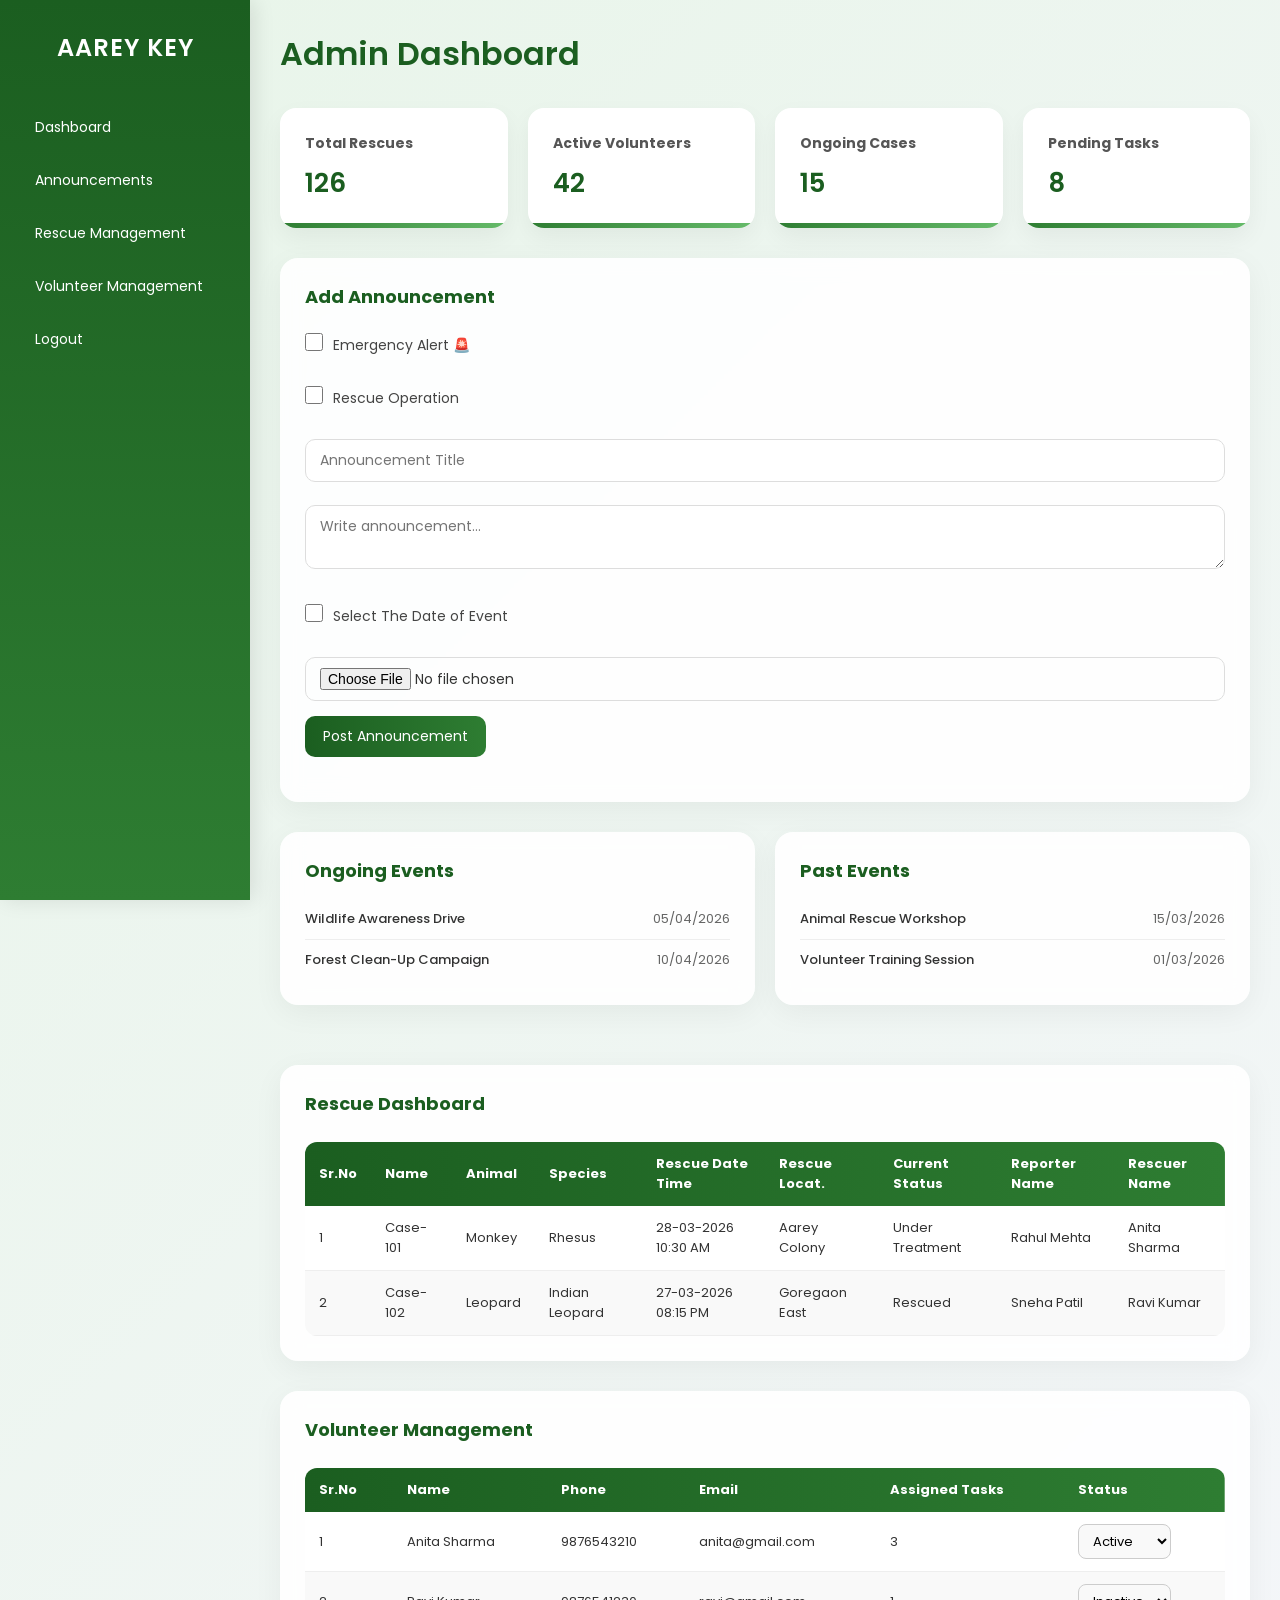
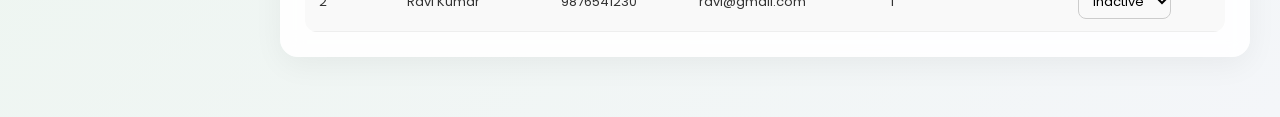
<file: admin.html>
<!DOCTYPE html>
<html lang="en">
<head>
  <meta charset="UTF-8">
  <title>Admin Dashboard | AAREY KEY</title>
  <link rel="stylesheet" href="admin.css">
  <meta name="viewport" content="width=device-width, initial-scale=1.0">

  <!-- Smooth Scroll -->
  <style>
    html {
      scroll-behavior: smooth;
    }
  </style>
</head>
<body>

<!-- ================= SIDEBAR ================= -->
<div class="sidebar">
  <h2>AAREY KEY</h2>

  <a href="#dashboard">Dashboard</a>
  <a href="#announcements">Announcements</a>
  <a href="#rescue">Rescue Management</a>
  <a href="#volunteers">Volunteer Management</a>
  <a href="login.html">Logout</a>
</div>

<!-- ================= MAIN CONTENT ================= -->
<div class="main">

  <!-- ===== TOP BAR ===== -->
  <div class="top-bar">
    <h1>Admin Dashboard</h1>
  </div>

  <!-- ===== DASHBOARD CARDS ===== -->
  <div id="dashboard" class="cards">
    <div class="card">
      <h3>Total Rescues</h3>
      <p>126</p>
    </div>

    <div class="card">
      <h3>Active Volunteers</h3>
      <p>42</p>
    </div>

    <div class="card">
      <h3>Ongoing Cases</h3>
      <p>15</p>
    </div>

    <div class="card">
      <h3>Pending Tasks</h3>
      <p>8</p>
    </div>
  </div>

<!-- ===== ANNOUNCEMENTS ===== -->
<div id="announcements" class="section">
  <h2>Add Announcement</h2>
   <!-- ===== TYPE OPTIONS ===== -->

<label class="event-checkbox">
  <input type="checkbox" id="isEmergency"> Emergency Alert 🚨
</label>

<label class="event-checkbox">
  <input type="checkbox" id="isRescue"> Rescue Operation
</label>

<!-- ===== RESCUE FIELDS ===== -->

<div id="rescueFields" style="display:none;" class="rescue-box">

  <div class="rescue-grid">

    <input type="text" id="rescueLocation" placeholder="Rescue Location">
    <input type="text" id="rescueAnimal" placeholder="Rescue Animal">
    <input type="number" id="rescuePeople" placeholder="People Required">

  </div>

</div>

  <input type="text" id="announcementTitle" placeholder="Announcement Title">
  <textarea id="announcementText" placeholder="Write announcement..."></textarea>
  <label class="event-checkbox">
  <input type="checkbox" id="isEvent"> Select The Date of Event
  </label>

  <input type="date" id="eventDate" style="display:none">
  <input type="file" id="announcementImage" accept="image/*">
  <button class="btn-primary" onclick="postAnnouncement()">Post Announcement</button>

  <div id="announcementList" class="announcement-list"></div>

</div>

 <!-- ===== ONGOING EVENTS ===== -->
<div class="events-wrapper">

  <div class="section event-box">
    <h2>Ongoing Events</h2>

    <div class="event-item">
      <span class="event-name">Wildlife Awareness Drive</span>
      <span class="event-date">05/04/2026</span>
    </div>

    <div class="event-item">
      <span class="event-name">Forest Clean-Up Campaign</span>
      <span class="event-date">10/04/2026</span>
    </div>
  </div>

  <!-- ===== PAST EVENTS ===== -->
  <div class="section event-box">
    <h2>Past Events</h2>

    <div class="event-item">
      <span class="event-name">Animal Rescue Workshop</span>
      <span class="event-date">15/03/2026</span>
    </div>

    <div class="event-item">
      <span class="event-name">Volunteer Training Session</span>
      <span class="event-date">01/03/2026</span>
    </div>
  </div>

</div>

  <!-- ===== RESCUE MANAGEMENT ===== -->
  <div id="rescue" class="section">
    <h2>Rescue Dashboard</h2>

    <div class="table-container">
      <table>
        <thead>
          <tr>
            <th>Sr.No</th>
            <th>Name</th>
            <th>Animal</th>
            <th>Species</th>
            <th>Rescue Date Time</th>
            <th>Rescue Locat.</th>
            <th>Current Status</th>
            <th>Reporter Name</th>
            <th>Rescuer Name</th>
          </tr>
        </thead>

        <tbody>
          <tr>
            <td>1</td>
            <td>Case-101</td>
            <td>Monkey</td>
            <td>Rhesus</td>
            <td>28-03-2026 10:30 AM</td>
            <td>Aarey Colony</td>
            <td>Under Treatment</td>
            <td>Rahul Mehta</td>
            <td>Anita Sharma</td>
          </tr>

          <tr>
            <td>2</td>
            <td>Case-102</td>
            <td>Leopard</td>
            <td>Indian Leopard</td>
            <td>27-03-2026 08:15 PM</td>
            <td>Goregaon East</td>
            <td>Rescued</td>
            <td>Sneha Patil</td>
            <td>Ravi Kumar</td>
          </tr>
        </tbody>
      </table>
    </div>
  </div>

  <!-- ===== VOLUNTEER MANAGEMENT ===== -->
  <div id="volunteers" class="section">
    <h2>Volunteer Management</h2>

    <div class="table-container">
      <table>
        <thead>
          <tr>
            <th>Sr.No</th>
            <th>Name</th>
            <th>Phone</th>
            <th>Email</th>
            <th>Assigned Tasks</th>
            <th>Status</th>
          </tr>
        </thead>

        <tbody>
          <tr>
            <td>1</td>
            <td>Anita Sharma</td>
            <td>9876543210</td>
            <td>anita@gmail.com</td>
            <td>3</td>
            <td>
            <select class="status-dropdown">
           <option value="active" selected>Active</option>
             <option value="inactive">Inactive</option>
           </select>
            </td>
          </tr>

          <tr>
            <td>2</td>
            <td>Ravi Kumar</td>
            <td>9876541230</td>
            <td>ravi@gmail.com</td>
            <td>1</td>
            <td>
           <select class="status-dropdown">
           <option value="active">Active</option>
           <option value="inactive" selected>Inactive</option>
          </select>
          </td>
          </tr>
        </tbody>
      </table>
    </div>
  </div>

</div>

<script>

/* ===== TOGGLES ===== */

// Event date toggle
document.getElementById("isEvent").addEventListener("change", function(){
  document.getElementById("eventDate").style.display = this.checked ? "block" : "none";
});

// Rescue fields toggle
document.getElementById("isRescue").addEventListener("change", function(){
  document.getElementById("rescueFields").style.display = this.checked ? "block" : "none";
});


/* ===== POST ANNOUNCEMENT ===== */
function postAnnouncement(){

  const title = document.getElementById("announcementTitle").value;
  const text = document.getElementById("announcementText").value;

  const isEvent = document.getElementById("isEvent").checked;
  const eventDate = document.getElementById("eventDate").value;

  const isEmergency = document.getElementById("isEmergency").checked;
  const isRescue = document.getElementById("isRescue").checked;

  const rescueLocation = document.getElementById("rescueLocation").value;
  const rescueAnimal = document.getElementById("rescueAnimal").value;
  const rescuePeople = document.getElementById("rescuePeople").value;

  const imageInput = document.getElementById("announcementImage");

  if(title === "" || text === ""){
    alert("Please enter announcement details");   // show alert
    return;
  }

  const file = imageInput.files[0]; //Get selected file (if any)

  if(file){
    const reader = new FileReader();  //Create FileReader to read image
    reader.onload = function(e){
      saveAnnouncement(e.target.result);  //Save announcement with image data 
    };
    reader.readAsDataURL(file); // If no image, save with null
  } else {
    saveAnnouncement(null);
  }


  function saveAnnouncement(imageData){

    const announcement = {
      id: Date.now(),
      title,
      text,
      isEvent,
      eventDate,
      image: imageData,
      isEmergency,
      isRescue,
      rescueLocation,
      rescueAnimal,
      rescuePeople
    };

    let announcements = JSON.parse(localStorage.getItem("announcements")) || [];    // Get existing announcements from localStorage

    announcements.unshift(announcement); // Add new announcement at the beginning

    localStorage.setItem("announcements", JSON.stringify(announcements)); // Save updated announcements back to localStorage

    displayAnnouncements();

    /* RESET */
    document.getElementById("announcementTitle").value = "";
    document.getElementById("announcementText").value = "";
    document.getElementById("eventDate").value = "";
    document.getElementById("announcementImage").value = "";

    document.getElementById("isEvent").checked = false;
    document.getElementById("isEmergency").checked = false;
    document.getElementById("isRescue").checked = false;

    document.getElementById("rescueLocation").value = "";
    document.getElementById("rescueAnimal").value = "";
    document.getElementById("rescuePeople").value = "";

    document.getElementById("eventDate").style.display = "none";
    document.getElementById("rescueFields").style.display = "none";
  }
}

/* ===== DISPLAY ===== */
function displayAnnouncements(){

  const container = document.getElementById("announcementList");  // Get container where announcements will be displayed 
  container.innerHTML = "";   // Clear existing content

  let announcements = JSON.parse(localStorage.getItem("announcements")) || [];  // Get announcements from localStorage

  announcements.forEach((a,index) => {

    const card = document.createElement("div");
    card.classList.add("announcement-item");

    let imageHTML = "";
    let eventHTML = "";
    let extraHTML = "";

    if(a.image){
      imageHTML = `<img src="${a.image}" class="announcement-img">`;
    }

    if(a.isEvent){
      eventHTML = `
        <div class="event-info">
          <span class="event-tag">EVENT</span>
          <small>Date: ${a.eventDate}</small>
        </div>
      `;
    }

    if(a.isEmergency){
      extraHTML += `<span class="emergency-tag">🚨 EMERGENCY</span><br>`;
    }

    if(a.isRescue){
      extraHTML += `
        <div class="rescue-details">
          <span class="rescue-tag">Rescue Operation</span>
          <p><strong>Location:</strong> ${a.rescueLocation}</p>
          <p><strong>Animal:</strong> ${a.rescueAnimal}</p>
          <p><strong>People Required:</strong> ${a.rescuePeople}</p>
        </div>
      `;
    }

    card.innerHTML = `
      <div class="announcement-header">
        <h4>${a.title}</h4>
        <button class="delete-btn" onclick="deleteAnnouncement(${index})">🗑</button>
      </div>

      <p>${a.text}</p>

      ${imageHTML}
      ${eventHTML}
      ${extraHTML}
    `;

    container.appendChild(card); 
  });
}

/* ===== REMOVE EXPIRED EVENTS ===== */
function removeExpiredEvents() {

  let announcements = JSON.parse(localStorage.getItem("announcements")) || [];

  const today = new Date(); // Get today's date
  today.setHours(0,0,0,0); 

  announcements = announcements.filter(a => {

    if (a.isEvent && a.eventDate) {

      const eventDate = new Date(a.eventDate); // Convert event date string to Date object
      eventDate.setHours(0,0,0,0);  

      return eventDate >= today; // keep only future/today
    }

    return true;
  });

  localStorage.setItem("announcements", JSON.stringify(announcements));
}

/* ===== DELETE ===== */
function deleteAnnouncement(index){

  let announcements = JSON.parse(localStorage.getItem("announcements")) || [];

  announcements.splice(index,1);

  localStorage.setItem("announcements", JSON.stringify(announcements));

  displayAnnouncements();
}

/* ===== LOAD ===== */
window.onload = function(){
  removeExpiredEvents();   //  auto delete expired events
  displayAnnouncements();
};

</script>
 
</body>
</html>
</file>
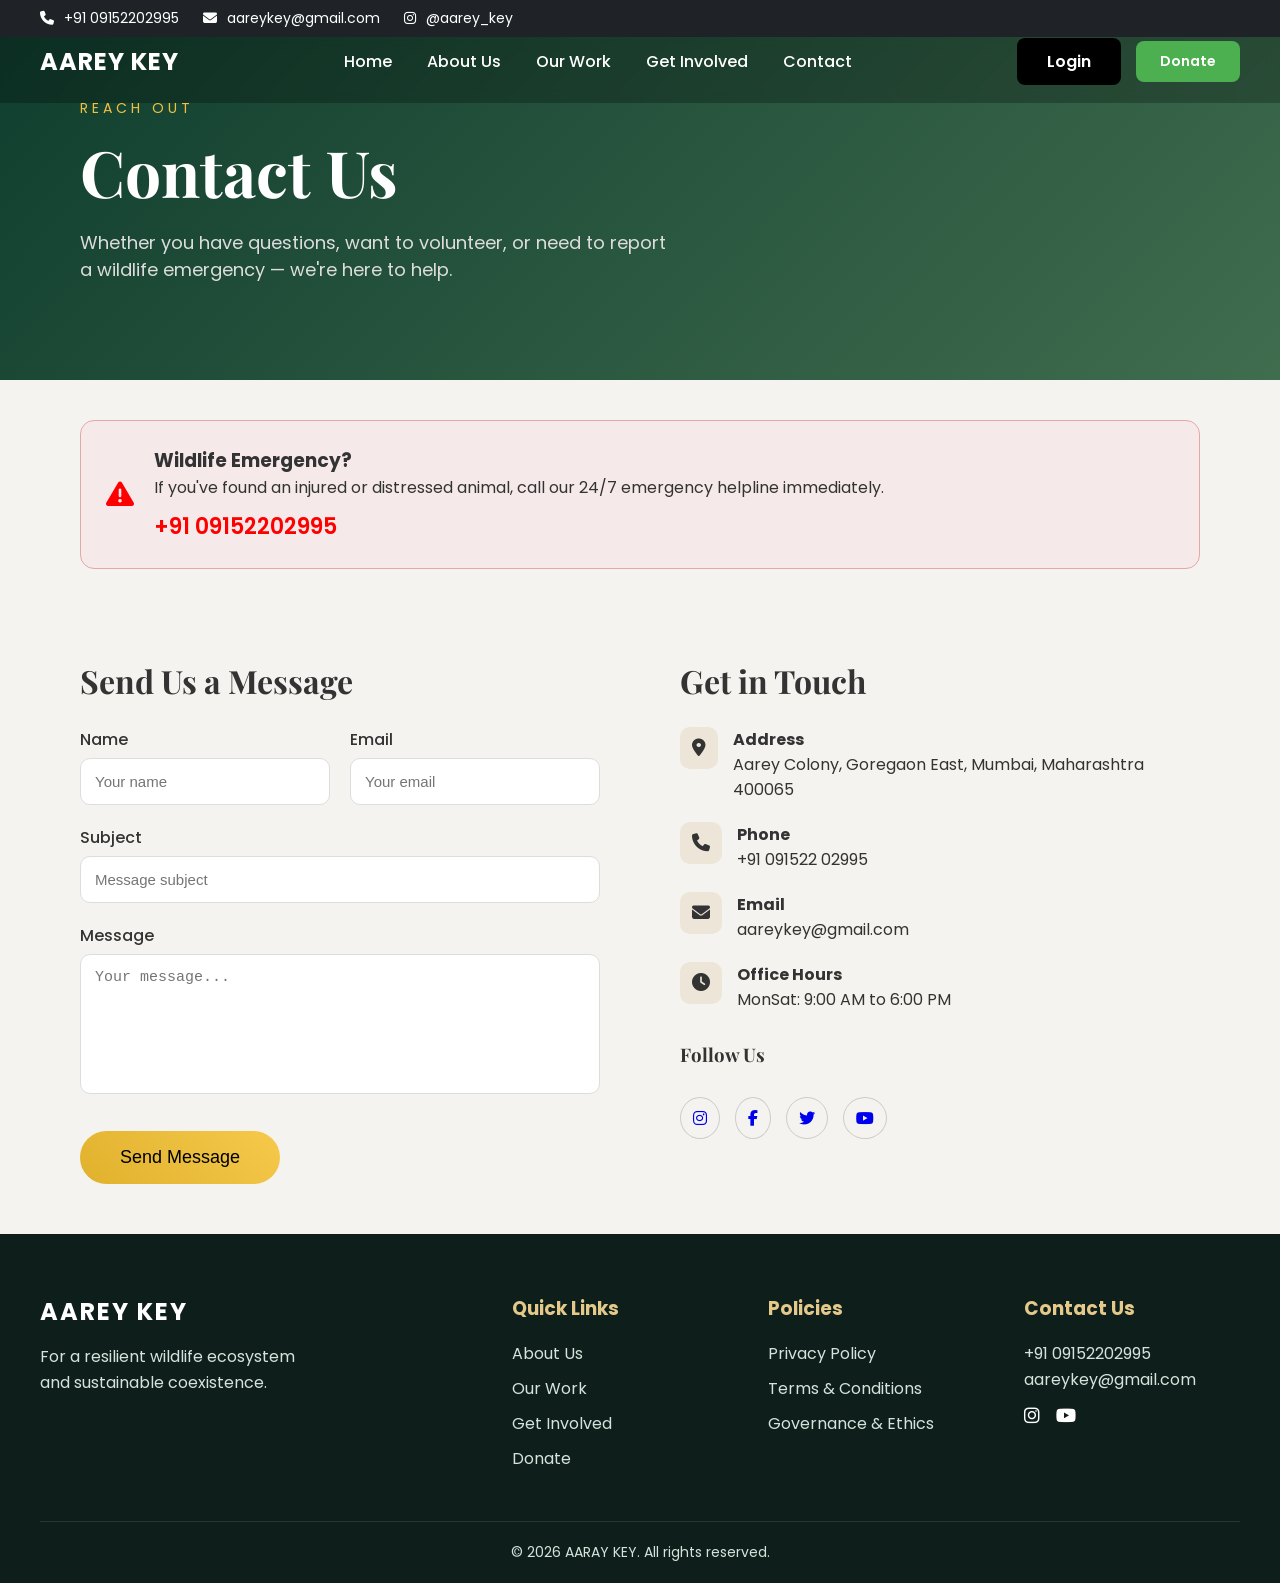
<file: contact.html>
<!DOCTYPE html>
<html lang="en">
<head>
<meta charset="UTF-8">
<meta name="viewport" content="width=device-width, initial-scale=1.0">
<title>Contact Us | Aarey Key Foundation</title>

<link rel="stylesheet" href="contact.css">

<!-- Google Fonts -->
<link href="https://fonts.googleapis.com/css2?family=Playfair+Display:wght@500;600;700&family=Poppins:wght@300;400;500&display=swap" rel="stylesheet">

<!-- Icons -->
<link rel="stylesheet" href="https://cdnjs.cloudflare.com/ajax/libs/font-awesome/6.5.0/css/all.min.css">

</head>
<body>

    <!-- ===== UTILITY BAR ===== -->

<div class="utility-bar">
  <div class="utility-left">
    <span><i class="fa-solid fa-phone"></i> +91 09152202995</span>
    <span>
      <i class="fa-solid fa-envelope"></i>
      <a href="mailto:aareykey@gmail.com">aareykey@gmail.com</a>
    </span>
    <span>
      <i class="fa-brands fa-instagram"></i>
      <a href="https://www.instagram.com/aarey_key/" target="_blank">
      @aarey_key
      </a>
    </span>
  </div>
</div>

<!-- Navbar -->
<header class="navbar">

    <div class="logo">
    <a href="index.html">AAREY KEY</a>
  </div>

  <nav class="nav-links">

    <div class="nav-item">
      <a href="index.html">Home</a>
      <div class="dropdown">
      <a href="index.html#overview">Overview</a>
      <a href="index.html#impact-highlights">Impact Highlights</a>
      <a href="index.html#latest-updates">Latest Updates</a>
      </div>
    </div>

   <div class="nav-item">
  <a href="about.html">About Us</a>
  <div class="dropdown">
    <a href="about.html#about">About AARAY KEY</a>
    <a href="about.html#mission">Mission & Vision</a>
    <a href="about.html#journey">Our Journey</a>
    <a href="about.html#governance">Governance & Ethics</a>
  </div>
</div>

   <div class="nav-item">
  <a href="ourwork.html">Our Work</a>
  
  <div class="dropdown">
    <a href="ourwork.html#thematic">Thematic Areas</a>
    <a href="ourwork.html#key-initiatives">Key Initiatives</a>
    <a href="ourwork.html#community">Community-led Conservation</a>
  </div>
</div>

  <div class="nav-item">
  <a href="getinvolved.html">Get Involved</a>
  <div class="dropdown">
    <a href="getinvolved.html#support">Ways to Engage</a>
    <a href="getinvolved.html#donate-card">Donate</a>
    <a href="getinvolved.html#volunteer-card">Volunteer & Intern</a>
    <a href="getinvolved.html#csr">Corporate & CSR Partnerships</a>
  </div>
</div>

    <div class="nav-item">
      <a href="contact.html">Contact</a>
    </div>

  </nav>

  <!-- Right side buttons -->
  <div class="nav-buttons">
 <a href="login.html" class="btn login-btn">Login</a>
 <a href="donate.html" class="btn donate-btn">Donate</a>
</div>


</header>

<!-- HERO SECTION -->
<section class="contact-hero">
    <div class="hero-content">
        <p class="hero-small">REACH OUT</p>
        <h1>Contact Us</h1>
        <p class="hero-text">
            Whether you have questions, want to volunteer, or need to report a wildlife emergency — we're here to help.
        </p>
    </div>
</section>


<!-- EMERGENCY BOX -->
<section class="emergency-section">

    <div class="emergency-box">

        <div class="emergency-icon">
            <i class="fa-solid fa-triangle-exclamation"></i>
        </div>

        <div>
            <h3>Wildlife Emergency?</h3>
            <p>If you've found an injured or distressed animal, call our 24/7 emergency helpline immediately.</p>
            <span class="emergency-number">+91 09152202995</span>
        </div>

    </div>

</section>



<!-- CONTACT SECTION -->
<section class="contact-section">

<div class="contact-container">


<!-- LEFT FORM -->
<div class="contact-form">

<h2>Send Us a Message</h2>

<form id="contactForm">

<div class="form-row">

<div class="form-group">
<label>Name</label>
<input type="text" placeholder="Your name" required>
</div>

<div class="form-group">
<label>Email</label>
<input type="email" placeholder="Your email" required>
</div>

</div>

<div class="form-group">
<label>Subject</label>
<input type="text" placeholder="Message subject" required>
</div>

<div class="form-group">
<label>Message</label>
<textarea placeholder="Your message..." required></textarea>
</div>

<button type="submit" class="send-btn">Send Message</button>

</form>

</div>

<!-- RIGHT INFO -->
<div class="contact-info">

<h2>Get in Touch</h2>

<div class="info-item">
<i class="fa-solid fa-location-dot"></i>
<div>
<h4>Address</h4>
<p>Aarey Colony, Goregaon East, Mumbai, Maharashtra 400065</p>
</div>
</div>


<div class="info-item">
<i class="fa-solid fa-phone"></i>
<div>
<h4>Phone</h4>
<p>+91  091522 02995</p>
</div>
</div>


<div class="info-item">
<i class="fa-solid fa-envelope"></i>
<div>
<h4>Email</h4>
<p>aareykey@gmail.com</p>
</div>
</div>


<div class="info-item">
<i class="fa-solid fa-clock"></i>
<div>
<h4>Office Hours</h4>
<p>MonSat: 9:00 AM to 6:00 PM</p>
</div>
</div>


<h3 class="follow-title">Follow Us</h3>

<div class="social-icons">
<div class="social-icons">

<a href="https://www.instagram.com/aarey_key/?hl=en" target="_blank">
<i class="fab fa-instagram"></i>
</a>

<a href="https://facebook.com/aareykey" target="_blank">
<i class="fab fa-facebook-f"></i>
</a>

<a href="https://twitter.com/aareykey" target="_blank">
<i class="fab fa-twitter"></i>
</a>

<a href="https://www.youtube.com/@aareykeyfoundation7710" target="_blank">
<i class="fab fa-youtube"></i>
</a>

</div>

</div>

</div>


</div>

</section>

<!-- Footer -->
<footer class="footer">
  <div class="footer-container">

    <div class="footer-col footer-about">
      <h2>AAREY KEY</h2>
      <p>For a resilient wildlife ecosystem and sustainable coexistence.</p>
    </div>

   <div class="footer-col">
      <h3>Quick Links</h3>
      <ul>
        <li><a href="index.html">About Us</a></li>
        <li><a href="ourwork.html">Our Work</a></li>
        <li><a href="getinvolved.html">Get Involved</a></li>
        <li><a href="donate.html">Donate</a></li>
      </ul>
    </div>

    <div class="footer-col">
      <h3>Policies</h3>
      <ul>
        <li><a href="#">Privacy Policy</a></li>
        <li><a href="#">Terms & Conditions</a></li>
        <li><a href="about.html#governance">Governance & Ethics</a></li>
      </ul>
    </div>

    <div class="footer-col">
      <h3>Contact Us</h3>
      <p>+91 09152202995</p>
      <p>aareykey@gmail.com</p>
      <div class="footer-socials">
        <a href="https://www.instagram.com/aarey_key/?hl=en" target="_blank">
          <i class="fa-brands fa-instagram"></i>
        </a>
        <a href="https://www.youtube.com/@aareykeyfoundation7710" target="_blank">
          <i class="fa-brands fa-youtube"></i>
        </a>
      </div>
    </div>

  </div>

  <div class="footer-bottom">
    © 2026 AARAY KEY. All rights reserved.
  </div>
</footer>


<script src="contact.js"></script>

</body>
</html>
</file>
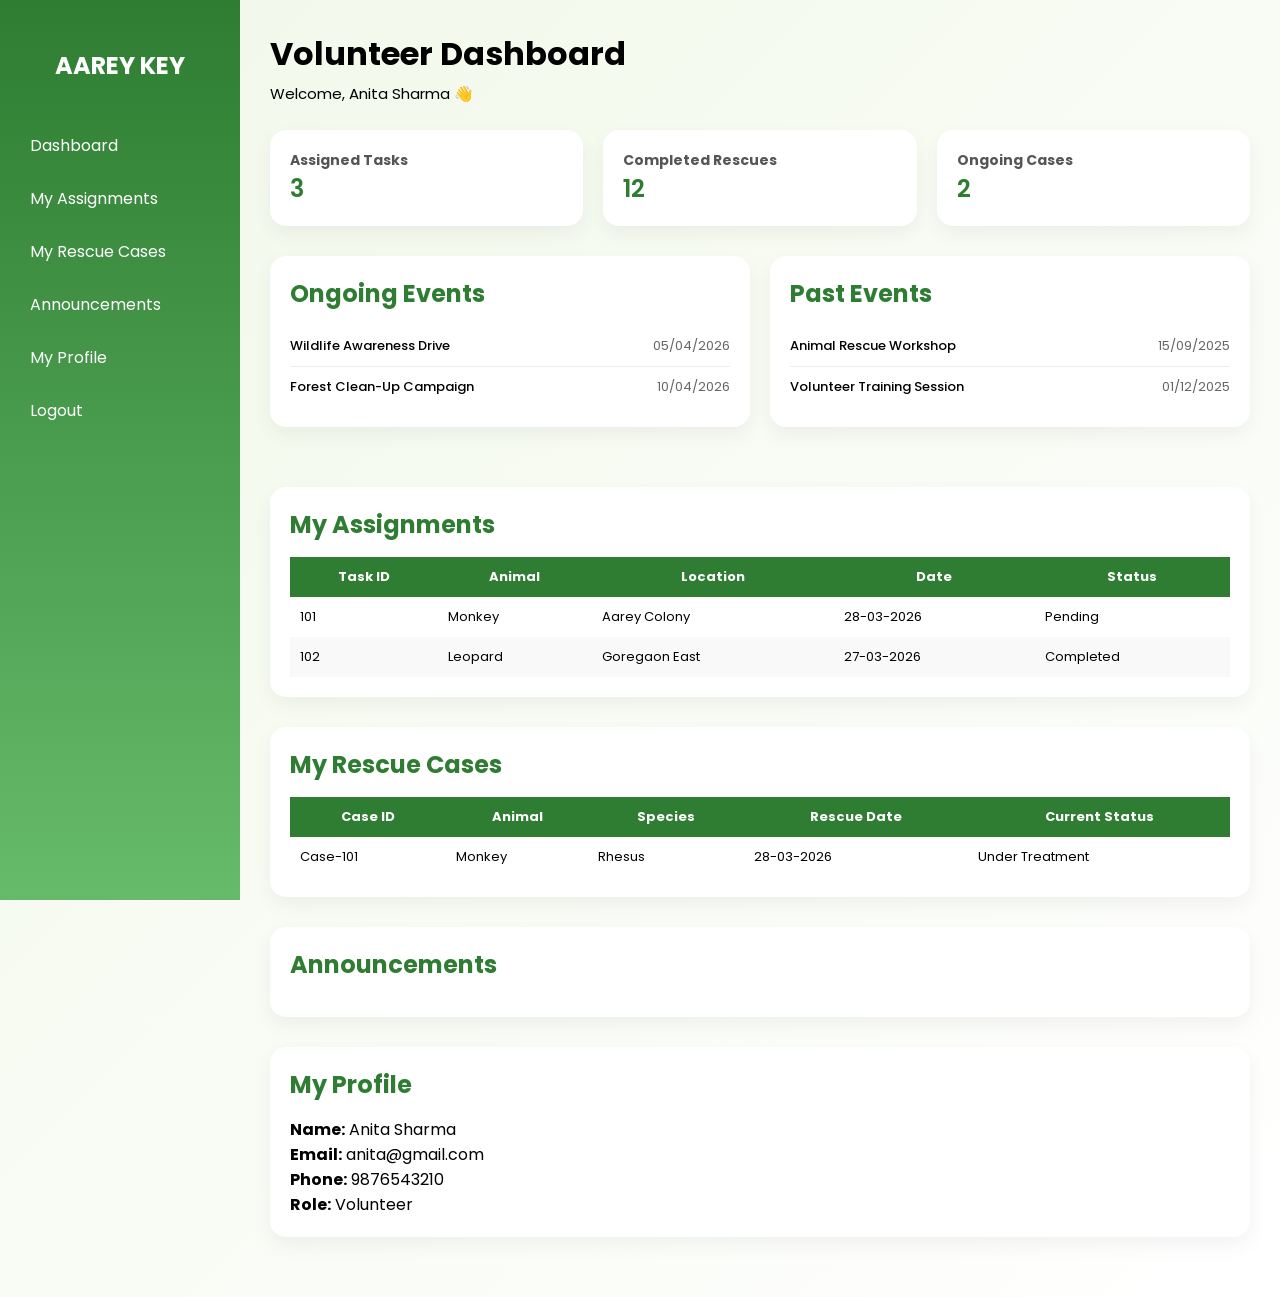
<file: volunteer.html>
<!DOCTYPE html>
<html lang="en">
<head>
  <meta charset="UTF-8">
  <title>Volunteer Dashboard | AAREY KEY</title>
  <link rel="stylesheet" href="volunteer.css">
  <meta name="viewport" content="width=device-width, initial-scale=1.0">

  <style>
    html {
      scroll-behavior: smooth;
    }
  </style>
</head>
<body>

<!-- ================= SIDEBAR ================= -->
<div class="sidebar">

  <!-- Logo / Title -->
  <h2>
    <a href="index.html" class="logo-link">AAREY KEY</a>
  </h2>

  <a href="#dashboard">Dashboard</a>
  <a href="#assignments">My Assignments</a>
  <a href="#rescues">My Rescue Cases</a>
  <a href="#announcements">Announcements</a>
  <a href="#profile">My Profile</a>
  <a href="login.html">Logout</a>
</div>

<!-- ================= MAIN CONTENT ================= -->
<div class="main">

  <!-- ===== TOP BAR ===== -->
  <div class="top-bar">
  <div>
    <h1>Volunteer Dashboard</h1>
    <h3 class="welcome-text">Welcome, Anita Sharma 👋</h3>
  </div>
  <p id="currentDate"></p>
</div>

  <!-- ===== DASHBOARD CARDS ===== -->
  <div id="dashboard" class="cards">
    <div class="card">
      <h3>Assigned Tasks</h3>
      <p>3</p>
    </div>

    <div class="card">
      <h3>Completed Rescues</h3>
      <p>12</p>
    </div>

    <div class="card">
      <h3>Ongoing Cases</h3>
      <p>2</p>
    </div>
  </div>

<!-- ===== ONGOING EVENTS ===== -->
<div class="events-wrapper">

  <div class="section event-box">
    <h2>Ongoing Events</h2>

    <div class="event-item">
      <span class="event-name">Wildlife Awareness Drive</span>
      <span class="event-date">05/04/2026</span>
    </div>

    <div class="event-item">
      <span class="event-name">Forest Clean-Up Campaign</span>
      <span class="event-date">10/04/2026</span>
    </div>
  </div>

  <!-- ===== PAST EVENTS ===== -->
  <div class="section event-box">
    <h2>Past Events</h2>

    <div class="event-item">
      <span class="event-name">Animal Rescue Workshop</span>
      <span class="event-date">15/09/2025</span>
    </div>

    <div class="event-item">
      <span class="event-name">Volunteer Training Session</span>
      <span class="event-date">01/12/2025</span>
    </div>
  </div>

</div>

  <!-- ===== MY ASSIGNMENTS ===== -->
  <div id="assignments" class="section">
    <h2>My Assignments</h2>

    <div class="table-container">
      <table>
        <thead>
          <tr>
            <th>Task ID</th>
            <th>Animal</th>
            <th>Location</th>
            <th>Date</th>
            <th>Status</th>
          </tr>
        </thead>

        <tbody>
          <tr>
            <td>101</td>
            <td>Monkey</td>
            <td>Aarey Colony</td>
            <td>28-03-2026</td>
            <td>Pending</td>
          </tr>

          <tr>
            <td>102</td>
            <td>Leopard</td>
            <td>Goregaon East</td>
            <td>27-03-2026</td>
            <td>Completed</td>
          </tr>
        </tbody>
      </table>
    </div>
  </div>

  <!-- ===== MY RESCUE CASES ===== -->
  <div id="rescues" class="section">
    <h2>My Rescue Cases</h2>

    <div class="table-container">
      <table>
        <thead>
          <tr>
            <th>Case ID</th>
            <th>Animal</th>
            <th>Species</th>
            <th>Rescue Date</th>
            <th>Current Status</th>
          </tr>
        </thead>

        <tbody>
          <tr>
            <td>Case-101</td>
            <td>Monkey</td>
            <td>Rhesus</td>
            <td>28-03-2026</td>
            <td>Under Treatment</td>
          </tr>
        </tbody>
      </table>
    </div>
  </div>

  <!-- ===== ANNOUNCEMENTS ===== -->
<div id="announcements" class="section">
  <h2>Announcements</h2>

  <div id="volunteerAnnouncements"></div>

</div>

  <!-- ===== PROFILE ===== -->
  <div id="profile" class="section">
    <h2>My Profile</h2>

    <p><strong>Name:</strong> Anita Sharma</p>
    <p><strong>Email:</strong> anita@gmail.com</p>
    <p><strong>Phone:</strong> 9876543210</p>
    <p><strong>Role:</strong> Volunteer</p>
  </div>

</div>

<script>

/* ===== LOAD ANNOUNCEMENTS ===== */
function loadAnnouncements(){

  const container = document.getElementById("volunteerAnnouncements");  //  clear before load
  container.innerHTML = "";

  let announcements = JSON.parse(localStorage.getItem("announcements")) || []; // get from localStorage

  announcements.forEach((a) => {

    const box = document.createElement("div");
    box.classList.add("announcement-box");

    let eventHTML = "";
    let imageHTML = "";
    let emergencyHTML = "";
    let rescueHTML = "";

    if(a.image){
      imageHTML = `<img src="${a.image}" class="announcement-img">`;
    }

    if(a.isEmergency){
      emergencyHTML = `<div class="emergency-alert">🚨 Emergency Alert</div>`;
    }

    if(a.isRescue){
      rescueHTML = `
        <div class="rescue-details">
          <span class="rescue-tag">Rescue Operation</span>
          <p><strong>Location:</strong> ${a.rescueLocation}</p>
          <p><strong>Animal:</strong> ${a.rescueAnimal}</p>
          <p><strong>Volunteers Required:</strong> ${a.rescuePeople}</p>
        </div>
      `;
    }

    if(a.isEvent){

      let joinedEvents = JSON.parse(localStorage.getItem("joinedEvents")) || [];
      let joined = joinedEvents.includes(a.id);

      eventHTML = `
        <div class="announcement-footer">

          <div class="event-info">
            <span class="event-tag">EVENT</span>
            <span class="event-date">Date: ${a.eventDate}</span>
          </div>

          <button class="join-event-btn ${joined ? 'joined' : ''}"
            onclick="joinEvent(this, ${a.id})"
            ${joined ? 'disabled' : ''}>
            ${joined ? 'Joined' : 'Join Now'}
          </button>

        </div>
      `;
    }

    box.innerHTML = `
      ${emergencyHTML}
      <h4>${a.title}</h4>
      <p>${a.text}</p>
      ${imageHTML}
      ${rescueHTML}
      ${eventHTML}
    `;

    container.appendChild(box);
  });

}

/* ===== JOIN EVENT ===== */
function joinEvent(btn, id){

  let joinedEvents = JSON.parse(localStorage.getItem("joinedEvents")) || [];  

  if(joinedEvents.includes(id)) return;  

  joinedEvents.push(id);

  localStorage.setItem("joinedEvents", JSON.stringify(joinedEvents));  

  btn.innerHTML = "✓ Joined";
  btn.classList.add("joined");
  btn.disabled = true;
}


/* ===== REMOVE EXPIRED EVENTS ===== */
function removeExpiredEvents() {

  let announcements = JSON.parse(localStorage.getItem("announcements")) || []; // get from localStorage

  const today = new Date(); // get today's date
  today.setHours(0,0,0,0);

  announcements = announcements.filter(a => {  

    if (a.isEvent && a.eventDate) {

      const eventDate = new Date(a.eventDate);
      eventDate.setHours(0,0,0,0);

      return eventDate >= today;
    }

    return true;
  });

  localStorage.setItem("announcements", JSON.stringify(announcements)); // save back to localStorage
}

/* ===== LOAD ===== */
window.onload = function(){
  removeExpiredEvents();   // auto delete expired
  loadAnnouncements();
};

</script>

</body>
</html>
</file>
<file: admin.css>
/* ===== GOOGLE FONT FEEL ===== */
@import url('https://fonts.googleapis.com/css2?family=Poppins:wght@300;400;500;600&display=swap');

* {
  margin: 0;
  padding: 0;
  box-sizing: border-box;
  font-family: 'Poppins', sans-serif;
}

body {
  background: linear-gradient(135deg, #e8f5e9, #f4f6f9);
  display: flex;
  min-height: 100vh;
  color: #333;
}

/* ===== SIDEBAR ===== */
.sidebar {
  width: 250px;
  background: linear-gradient(180deg, #1b5e20, #2e7d32);
  color: white;
  padding: 30px 20px;
  box-shadow: 4px 0 20px rgba(0,0,0,0.1);
  position: fixed;
  height: 100%;
}

.sidebar h2 {
  text-align: center;
  margin-bottom: 40px;
  font-weight: 600;
  letter-spacing: 1px;
}

.sidebar a {
  display: block;
  color: white;
  text-decoration: none;
  padding: 12px 15px;
  margin: 8px 0;
  border-radius: 10px;
  transition: all 0.3s ease;
  font-size: 14px;
}

.sidebar a:hover {
  background: rgba(255,255,255,0.15);
  padding-left: 20px;
}

/* ===== MAIN ===== */
.main {
  margin-left: 250px;
  padding: 30px;
  width: 100%;
}

/* ===== TOP BAR ===== */
.top-bar {
  display: flex;
  justify-content: space-between;
  align-items: center;
  margin-bottom: 30px;
}

.top-bar h1 {
  color: #1b5e20;
  font-weight: 600;
}

.top-bar p {
  background: #ffffff;
  padding: 8px 14px;
  border-radius: 20px;
  box-shadow: 0 4px 10px rgba(0,0,0,0.05);
  font-size: 13px;
}

/* ===== EVENTS WRAPPER ===== */
.events-wrapper {
  display: grid;
  grid-template-columns: 1fr 1fr;
  gap: 20px;
  margin-bottom: 30px;
}

/* Individual Event Box */
.event-box {
  padding: 20px;
}

/* Event Item */
.event-item {
  display: flex;
  justify-content: space-between;
  padding: 10px 0;
  border-bottom: 1px solid #eee;
  font-size: 13px;
}

.event-item:last-child {
  border-bottom: none;
}

.event-name {
  font-weight: 500;
}

.event-date {
  color: #666;
}

/* Responsive */
@media (max-width: 768px) {
  .events-wrapper {
    grid-template-columns: 1fr;
  }
}

/* ===== CARDS ===== */
.cards {
  display: grid;
  grid-template-columns: repeat(auto-fit, minmax(220px, 1fr));
  gap: 20px;
  margin-bottom: 30px;
}

.card {
  background: white;
  padding: 25px;
  border-radius: 16px;
  box-shadow: 0 10px 25px rgba(0,0,0,0.05);
  transition: all 0.3s ease;
  position: relative;
  overflow: hidden;
}

.card::after {
  content: '';
  position: absolute;
  width: 100%;
  height: 5px;
  background: linear-gradient(90deg, #2e7d32, #66bb6a);
  bottom: 0;
  left: 0;
}

.card:hover {
  transform: translateY(-6px);
  box-shadow: 0 15px 35px rgba(0,0,0,0.08);
}

.card h3 {
  font-size: 14px;
  color: #555;
  margin-bottom: 10px;
}

.card p {
  font-size: 26px;
  font-weight: 600;
  color: #1b5e20;
}

/* ===== SECTION BOX ===== */
.section {
  background: rgba(255,255,255,0.9);
  backdrop-filter: blur(10px);
  padding: 25px;
  border-radius: 18px;
  box-shadow: 0 8px 30px rgba(0,0,0,0.05);
  margin-bottom: 30px;
}

.section h2 {
  margin-bottom: 15px;
  color: #1b5e20;
  font-size: 18px;
}

/* ===== INPUTS ===== */
input, textarea {
  width: 100%;
  padding: 10px 14px;
  margin: 8px 0 15px;
  border-radius: 10px;
  border: 1px solid #ddd;
  font-size: 14px;
  transition: 0.3s;
}

input:focus, textarea:focus {
  border-color: #2e7d32;
  box-shadow: 0 0 0 3px rgba(46,125,50,0.1);
  outline: none;
}

/* ===== BUTTON ===== */
.btn-primary {
  background: linear-gradient(90deg, #1b5e20, #2e7d32);
  color: white;
  padding: 10px 18px;
  border: none;
  border-radius: 10px;
  font-size: 14px;
  cursor: pointer;
  transition: 0.3s;
}

.btn-primary:hover {
  transform: translateY(-2px);
  box-shadow: 0 8px 18px rgba(0,0,0,0.15);
}

/* ===== TABLE ===== */
.table-container {
  overflow-x: auto;
}

table {
  width: 100%;
  border-collapse: collapse;
  margin-top: 10px;
  border-radius: 12px;
  overflow: hidden;
}

table thead {
  background: linear-gradient(90deg, #1b5e20, #2e7d32);
  color: white;
}

table th, table td {
  padding: 12px 14px;
  font-size: 13px;
  text-align: left;
}

table tbody tr {
  background: white;
  transition: 0.2s;
}

table tbody tr:nth-child(even) {
  background: #f9f9f9;
}

table tbody tr:hover {
  background: #e8f5e9;
}

table td {
  border-bottom: 1px solid #eee;
}

/* ===== Status Dropdown ===== */
.status-dropdown {
  padding: 6px 10px;
  border-radius: 8px;
  border: 1px solid #ccc;
  font-size: 13px;
  cursor: pointer;
  background-color: #f9f9f9;
  transition: 0.3s;
}

.status-dropdown:focus {
  outline: none;
  border-color: #2e7d32;
  box-shadow: 0 0 0 2px rgba(46,125,50,0.2);
}

/* ===== RESPONSIVE ===== */
@media (max-width: 900px) {
  .sidebar {
    display: none;
  }

  .main {
    margin-left: 0;
  }
}

/* ===== ANNOUNCEMENT LIST ===== */

.announcement-list{
  margin-top:20px;
}

.announcement-item{
  background:#f1f8e9;
  padding:12px 15px;
  border-radius:10px;
  margin-bottom:10px;
  border-left:5px solid #2e7d32;
  animation:fadeIn 0.4s ease;
}

.announcement-item h4{
  font-size:14px;
  color:#1b5e20;
  margin-bottom:4px;
}

.announcement-item p{
  font-size:13px;
  color:#444;
}

/* smooth appear animation */
@keyframes fadeIn{
  from{
    opacity:0;
    transform:translateY(8px);
  }
  to{
    opacity:1;
    transform:translateY(0);
  }
}

/* ===== EVENT ANNOUNCEMENT OPTION ===== */

.event-checkbox{
  display:flex;
  align-items:center;
  gap:10px;
  font-size:14px;
  color:#444;
  margin-top:5px;
  margin-bottom:12px;
  cursor:pointer;
}

/* checkbox style */

.event-checkbox input{
  width:18px;
  height:18px;
  accent-color:#2e7d32;
  cursor:pointer;
}

/* hover feedback */

.event-checkbox:hover{
  color:#1b5e20;
}

/* ===== ANNOUNCEMENT HEADER ===== */

.announcement-header{
  display:flex;
  justify-content:space-between;
  align-items:center;
}

/* DELETE BUTTON */

.delete-btn{
  background:none;
  border:none;
  font-size:16px;
  cursor:pointer;
  color:#e53935;
}

.delete-btn:hover{
  transform:scale(1.2);
  color:#b71c1c;
}
.announcement-img{
  width:100%;
  max-height:200px;
  object-fit:cover;
  border-radius:10px;
  margin-top:10px;
  margin-bottom:10px;
}

/* ===== RESCUE BOX ===== */

.rescue-box{
  background:#fff3f3;
  padding:15px;
  border-radius:12px;
  margin-bottom:15px;
  border:1px solid #ffd6d6;
}

/* 3 column layout */

.rescue-grid{
  display:grid;
  grid-template-columns:1fr 1fr 1fr;
  gap:10px;
}

/* emergency highlight */

.emergency-tag{
  background:#ffebee;
  color:#c62828;
  padding:4px 10px;
  border-radius:6px;
  font-size:11px;
  font-weight:600;
}

/* rescue tag */

.rescue-tag{
  background:#fff8e1;
  color:#ef6c00;
  padding:4px 10px;
  border-radius:6px;
  font-size:11px;
  font-weight:600;
}
</file>
<file: contact.css>
*{
margin:0;
padding:0;
box-sizing:border-box;
}

body{
font-family:'Poppins', sans-serif;
background:#f5f3ef;
color:#333;
}

/* Utility Bar */
.utility-bar {
  background: #1f2328;
  color: #fff;
  padding: 8px 40px;
  font-size: 14px;
}

.utility-left span {
  margin-right: 20px;
}

.utility-bar a {
  color: #fff;
  text-decoration: none;
}

.utility-bar i {
  margin-right: 6px;
}
/* Utility Bar */
.utility-bar {
  position: fixed;
  top: 0;
  left: 0;
  width: 100%;
  background: #1f2328;
  color: #fff;
  padding: 8px 40px;
  font-size: 14px;
  z-index: 1200;
}

/* Utility Bar */
.utility-bar {
  position: fixed;
  top: 0;
  left: 0;
  width: 100%;
  background: #1f2328;
  color: #fff;
  padding: 8px 40px;
  font-size: 14px;
  z-index: 1200;
}

/* Navbar */
.navbar {
  position: absolute;          /* makes navbar float over hero image */
  top: 25px;                   /* below utility bar */
  left: 0;
  width: 100%;
  padding: 18px 40px;
  display: flex;
  align-items: center;
  justify-content: space-between;

  background: rgba(0, 0, 0, 0.25);   /* transparent glass effect */
  backdrop-filter: blur(6px);
  -webkit-backdrop-filter: blur(6px);

  z-index: 1000;
}

/* Logo */
.logo {
  font-size: 24px;
  font-weight: 700;
  color: #fff;
  letter-spacing: 1px;
}
.logo a{
  text-decoration: none;
  color: inherit;
  font-size: inherit;
  font-weight: inherit;
}

/* Nav links */
.nav-links {
  display: flex;
  gap: 35px;
  align-items: center;
}

/* Nav item */
.nav-item {
  position: relative;
  padding: 10px 0;   /* IMPORTANT: creates hover bridge */
}

/* Main nav link */
.nav-item > a {
  text-decoration: none;
  color: #fff;
  font-weight: 500;
  font-size: 16px;
  transition: 0.3s;
}

.nav-item > a:hover {
  color: #c8e6c9;
}

/* Navbar */
.navbar {
  position: fixed;
  top: 20px;              /* height of utility bar */
  left: 0;
  width: 100%;

  padding: 18px 40px;
  display: flex;
  align-items: center;
  justify-content: space-between;

  background: rgba(0, 0, 0, 0.25);
  backdrop-filter: blur(6px);
  -webkit-backdrop-filter: blur(6px);

  z-index: 1100;
}

/* Dropdown */
.dropdown {
  position: absolute;
  top: 100%;               /* directly attached */
  left: 0;

  background: rgba(255,255,255,0.95);
  backdrop-filter: blur(8px);

  border-radius: 12px;
  padding: 16px 20px;
  min-width: 240px;

  opacity: 0;
  visibility: hidden;
  transform: translateY(10px);

  transition: 0.25s ease;
  box-shadow: 0 12px 30px rgba(0,0,0,0.18);

  z-index: 999;
}

/* Keep dropdown visible when hovering nav-item OR dropdown */
.nav-item:hover .dropdown,
.dropdown:hover {
  opacity: 1;
  visibility: visible;
  transform: translateY(0);
}


/* Dropdown links */
.dropdown a {
  display: block;
  color: #000;
  text-decoration: none;
  padding: 8px 0;
  font-weight: 500;
  transition: 0.2s;
}

.dropdown a:hover {
  color: #2e7d32;
  padding-left: 4px;
}

/* Right side buttons container */
.nav-buttons {
  display: flex;
  gap: 15px;
  align-items: center;
}

/* Login button */
.login-btn {
  background: #000;
  color: #fff;
  padding: 11px 30px;
  border-radius: 8px;
  border: none;
  font-weight: 600;
  cursor: pointer;
  display: inline-block;
  text-decoration: none;   
}

.login-btn:hover {
  background: #222;
}

/* Donate button */
.donate-btn {
  background: #4CAF50;
  color: #fff;
  padding: 10px 24px;
  border-radius: 8px;
  border: none;
  font-weight: 600;
  font-size: 14px;
  cursor: pointer;
  transition: 0.3s;
  display: inline-block;
  text-decoration: none;
}

.donate-btn:hover {
  background: #2e7d32;
}

/* HERO */

.contact-hero{
height:380px;
background:linear-gradient(135deg,#0f3d2e,#406d4e);
display:flex;
align-items:center;
padding-left:80px;
color:white;
}

.hero-small{
letter-spacing:4px;
font-size:14px;
color:#f0c040;
margin-bottom:10px;
}

.contact-hero h1{
font-family:'Playfair Display',serif;
font-size:64px;
margin-bottom:15px;
}

.hero-text{
font-size:18px;
color:#ddd;
max-width:600px;
}


/* EMERGENCY BOX */

.emergency-section{
padding:40px 80px;
}

.emergency-box{
background:#f6e9e9;
border:1px solid #e5a7a7;
border-radius:14px;
padding:25px;
display:flex;
gap:20px;
align-items:center;
}

.emergency-icon{
font-size:28px;
color:red;
}

.emergency-number{
display:block;
margin-top:10px;
font-size:22px;
color:red;
font-weight:600;
}



/* CONTACT SECTION */

.contact-section{
padding:50px 80px;
}

.contact-container{
display:flex;
gap:80px;
}


/* FORM */

.contact-form{
flex:1;
}

.contact-form h2{
font-family:'Playfair Display',serif;
font-size:32px;
margin-bottom:25px;
}

.form-row{
display:flex;
gap:20px;
}

.form-group{
margin-bottom:20px;
width:100%;
}

.form-group label{
display:block;
margin-bottom:6px;
font-weight:500;
}

.form-group input,
.form-group textarea{

width:100%;
padding:14px;
border-radius:10px;
border:1px solid #ddd;
font-size:15px;
}

textarea{
height:140px;
resize:none;
}


/* BUTTON */

.send-btn{

background:linear-gradient(45deg,#e0b12c,#f6c94c);
border:none;
padding:16px 40px;
border-radius:40px;
font-size:18px;
cursor:pointer;
margin-top:10px;
}

.send-btn:hover{
opacity:0.9;
}


/* INFO */

.contact-info{
flex:1;
}

.contact-info h2{
font-family:'Playfair Display',serif;
font-size:32px;
margin-bottom:25px;
}

.info-item{
display:flex;
gap:15px;
margin-bottom:20px;
align-items:flex-start;
}

.info-item i{
background:#ede6d8;
padding:12px;
border-radius:10px;
font-size:18px;
}

.follow-title{
margin-top:30px;
font-family:'Playfair Display',serif;
}

.social-icons{
display:flex;
gap:15px;
margin-top:15px;
}

.social-icons i{

border:1px solid #ccc;
padding:12px;
border-radius:50%;
cursor:pointer;
}

.social-icons i:hover{
background:#0f3d2e;
color:white;
}


/* RESPONSIVE */

@media(max-width:900px){

.contact-container{
flex-direction:column;
}

.contact-hero{
padding-left:30px;
}

.emergency-section,
.contact-section{
padding:30px;
}

}

/* Footer */
.footer {
  background: #0e1f1b;
  color: #d6e3dc;
  padding: 60px 40px 20px;
}

.footer-container {
  display: grid;
  grid-template-columns: 2fr 1fr 1fr 1fr;
  gap: 40px;
}

.footer-col h2 {
  color: #ffffff;
  margin-bottom: 15px;
  letter-spacing: 2px;
}

.footer-col h3 {
  color: #e4c98a;
  margin-bottom: 18px;
}

.footer-col p {
  line-height: 1.6;
  max-width: 260px;
}

.footer-col ul {
  list-style: none;
}

.footer-col ul li {
  margin-bottom: 10px;
}

.footer-col ul li a {
  text-decoration: none;
  color: #d6e3dc;
}

.footer-col ul li a:hover {
  color: #ffffff;
}

.footer-socials {
  margin-top: 10px;
}

.footer-socials a {
  display: inline-block;
  margin-right: 12px;
  color: #ffffff;
  font-size: 18px;
}

.footer-bottom {
  margin-top: 40px;
  padding-top: 20px;
  border-top: 1px solid rgba(255,255,255,0.1);
  text-align: center;
  font-size: 14px;
}

/* Responsive */
@media (max-width: 900px) {
  .nav-links {
    display: none;
  }

  .footer-container {
    grid-template-columns: 1fr;
  }
}
</file>
<file: volunteer.css>
@import url('https://fonts.googleapis.com/css2?family=Poppins:wght@300;400;500;600&display=swap');

*{
margin:0;
padding:0;
box-sizing:border-box;
font-family:'Poppins',sans-serif;
}

body{
background:linear-gradient(135deg,#f1f8e9,#ffffff);
display:flex;
min-height:100vh;
}


/* ================= SIDEBAR ================= */

.sidebar{
width:240px;
background:linear-gradient(180deg,#2e7d32,#66bb6a);
color:white;
padding:30px 20px;
position:fixed;
height:100%;
}

.sidebar h2{
text-align:center;
margin-bottom:30px;
}

.sidebar a{
display:block;
color:white;
text-decoration:none;
padding:10px;
margin:8px 0;
border-radius:10px;
transition:0.3s;
}

.sidebar a:hover{
background:rgba(255,255,255,0.2);
padding-left:18px;
}


/* ================= MAIN ================= */

.main{
margin-left:240px;
padding:30px;
width:100%;
}

.top-bar{
display:flex;
justify-content:space-between;
margin-bottom:25px;
}

.welcome-text{
font-size:15px;
font-weight:400;
margin-top:4px;
}


/* ================= CARDS ================= */

.cards{
display:grid;
grid-template-columns:repeat(auto-fit,minmax(200px,1fr));
gap:20px;
margin-bottom:30px;
}

.card{
background:white;
padding:20px;
border-radius:16px;
box-shadow:0 8px 20px rgba(0,0,0,0.05);
transition:0.25s;
}

.card:hover{
transform:translateY(-4px);
box-shadow:0 12px 24px rgba(0,0,0,0.08);
}

.card h3{
font-size:14px;
color:#555;
}

.card p{
font-size:24px;
font-weight:600;
color:#2e7d32;
}


/* ================= EVENTS ================= */

.events-wrapper{
display:grid;
grid-template-columns:1fr 1fr;
gap:20px;
margin-bottom:30px;
}

.event-box{
padding:20px;
}

.event-item{
display:flex;
justify-content:space-between;
padding:10px 0;
border-bottom:1px solid #eee;
font-size:13px;
}

.event-item:last-child{
border-bottom:none;
}

.event-name{
font-weight:500;
}

.event-date{
color:#666;
}


/* ================= SECTION ================= */

.section{
background:white;
padding:20px;
border-radius:16px;
box-shadow:0 8px 20px rgba(0,0,0,0.05);
margin-bottom:30px;
}

.section h2{
margin-bottom:15px;
color:#2e7d32;
}


/* ================= TABLE ================= */

.table-container{
overflow-x:auto;
}

table{
width:100%;
border-collapse:collapse;
}

thead{
background:#2e7d32;
color:white;
}

th,td{
padding:10px;
font-size:13px;
}

tbody tr:nth-child(even){
background:#f9f9f9;
}

tbody tr:hover{
background:#e8f5e9;
}


/* ================= ANNOUNCEMENTS ================= */

#volunteerAnnouncements{
display:flex;
flex-direction:column;
gap:14px;
}


/* announcement card */

.announcement-box{
background:white;
border-radius:12px;
padding:18px 20px;
border:1px solid #e6e6e6;
box-shadow:0 4px 10px rgba(0,0,0,0.04);
transition:0.25s;
}

.announcement-box:hover{
transform:translateY(-2px);
box-shadow:0 10px 20px rgba(0,0,0,0.08);
}


/* ===== HEADER (TITLE + BUTTON) ===== */

.announcement-header{
display:flex;
justify-content:space-between;
align-items:center;
margin-bottom:8px;
}

.announcement-header h4{
font-size:15px;
font-weight:600;
color:#1b5e20;
}


/* ===== TEXT ===== */

.announcement-box p{
font-size:13px;
color:#555;
margin-bottom:10px;
line-height:1.5;
}


/* ===== EVENT INFO ROW ===== */

.event-info{
display:flex;
align-items:center;
gap:10px;
font-size:12px;
color:#666;
}


/* event badge */

.event-tag{
background:#eef2f5;
color:#444;
padding:3px 8px;
border-radius:6px;
font-size:11px;
font-weight:500;
}


/* ===== JOIN BUTTON ===== */

.join-event-btn{
background:#2e7d32;
color:white;
border:none;
padding:6px 14px;
border-radius:8px;
font-size:12px;
cursor:pointer;
transition:0.2s;
}

.join-event-btn:hover{
background:#256628;
transform:translateY(-1px);
}


/* joined state */

.join-event-btn.joined{
background:#9e9e9e;
cursor:default;
}

/* ================= RESPONSIVE ================= */

@media(max-width:768px){

.events-wrapper{
grid-template-columns:1fr;
}

}

@media(max-width:600px){

.announcement-header{
flex-direction:column;
align-items:flex-start;
gap:8px;
}

.join-event-btn{
align-self:flex-end;
}

}
.announcement-img{
  width:100%;
  max-height:200px;
  object-fit:cover;
  border-radius:10px;
  margin-top:10px;
  margin-bottom:10px;
}

/* emergency alert */

.emergency-alert{
background:#ffebee;
color:#c62828;
padding:6px 12px;
border-radius:6px;
font-size:12px;
font-weight:600;
display:inline-block;
margin-bottom:8px;
}

/* rescue box */

.rescue-details{
background:#fff8e1;
border-radius:8px;
padding:10px;
margin-top:10px;
margin-bottom:10px;
}

.rescue-tag{
background:#ffe0b2;
color:#ef6c00;
padding:3px 8px;
border-radius:6px;
font-size:11px;
font-weight:600;
display:inline-block;
margin-bottom:6px;
}
</file>
